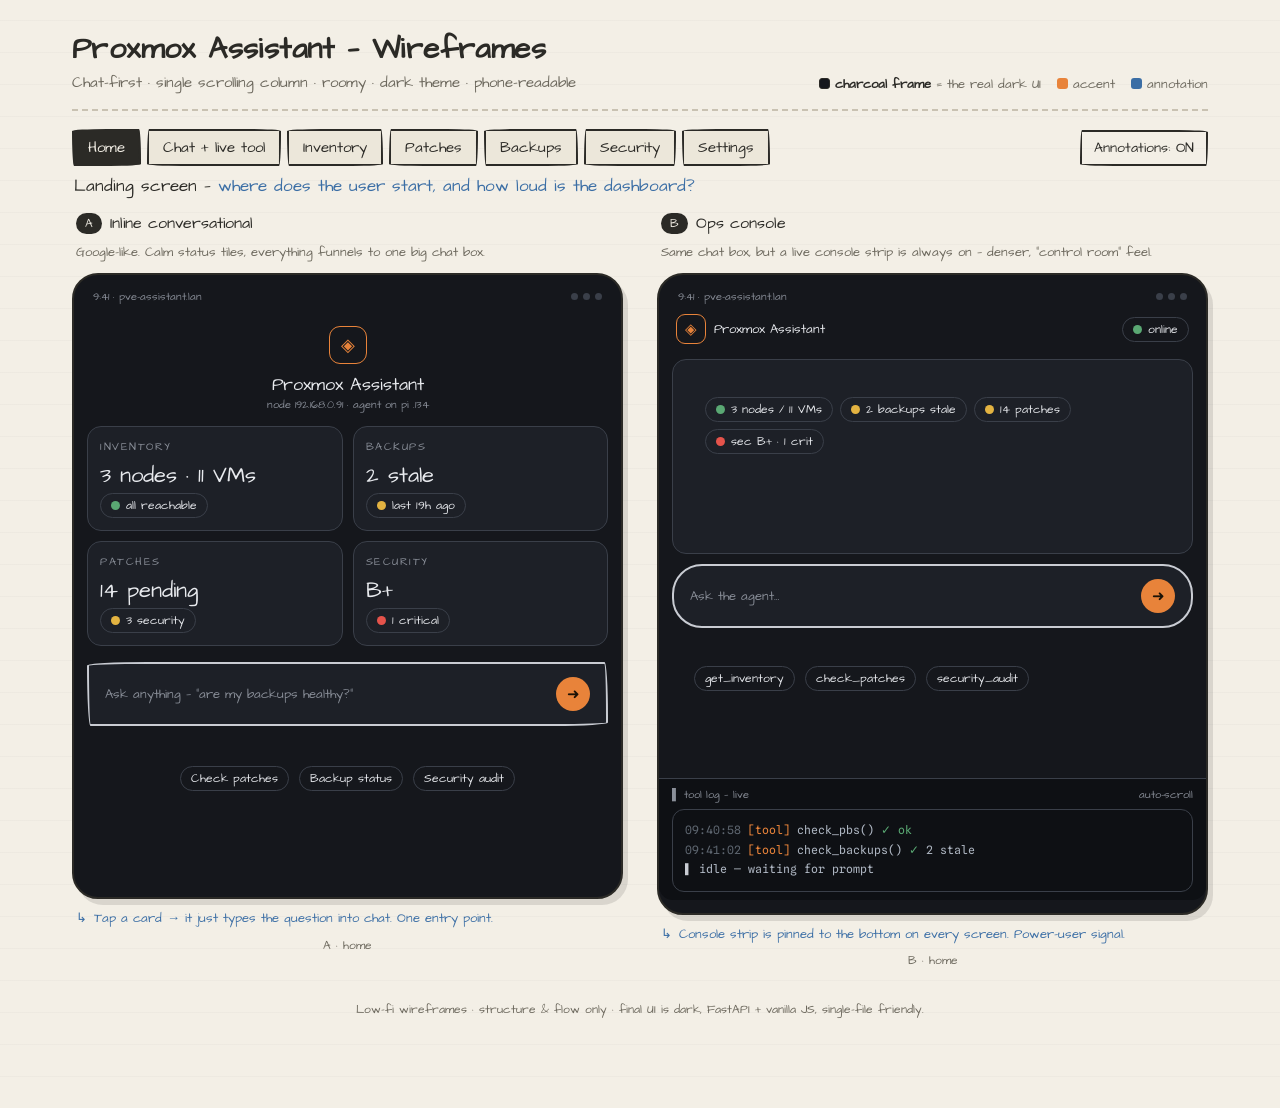
<file: design/Proxmox Assistant Wireframes.html>
<!DOCTYPE html>
<html lang="en">
<head>
<meta charset="utf-8">
<meta name="viewport" content="width=device-width, initial-scale=1">
<title>Proxmox Assistant — Wireframes</title>
<link rel="preconnect" href="https://fonts.googleapis.com">
<link rel="preconnect" href="https://fonts.gstatic.com" crossorigin>
<link href="https://fonts.googleapis.com/css2?family=Architects+Daughter&family=Spline+Sans+Mono:wght@400;500;700&display=swap" rel="stylesheet">
<link rel="stylesheet" href="wireframe.css">
</head>
<body>
<div class="wrap">

  <div class="masthead">
    <div>
      <h1>Proxmox Assistant — Wireframes</h1>
      <div class="sub">Chat-first · single scrolling column · roomy · dark theme · phone-readable</div>
    </div>
    <div class="legend">
      <span><span class="swatch" style="background:#15171c;border:1px solid #2b2a26"></span><b>charcoal frame</b> = the real dark UI</span>
      <span><span class="swatch" style="background:#e8833a"></span>accent</span>
      <span><span class="swatch" style="background:#3b6ea5"></span>annotation</span>
    </div>
  </div>

  <hr class="rule">

  <div class="toolbar">
    <div class="tabs" id="tabs">
      <button class="tab active" data-s="home">Home</button>
      <button class="tab" data-s="chat">Chat + live tool</button>
      <button class="tab" data-s="inventory">Inventory</button>
      <button class="tab" data-s="patches">Patches</button>
      <button class="tab" data-s="backups">Backups</button>
      <button class="tab" data-s="security">Security</button>
      <button class="tab" data-s="settings">Settings</button>
    </div>
    <span class="spacer"></span>
    <button class="toggle" id="annotBtn">Annotations: ON</button>
  </div>

  <!-- =================== HOME =================== -->
  <section class="screen active" data-screen="home">
    <div class="screen-head">Landing screen — <span class="q">where does the user start, and how loud is the dashboard?</span></div>
    <div class="stage">

      <!-- A -->
      <div>
        <div class="col-label"><span class="pill">A</span>Inline conversational</div>
        <div class="col-note">Google-like. Calm status tiles, everything funnels to one big chat box.</div>
        <div class="frame">
          <div class="statusbar"><span>9:41 · pve-assistant.lan</span><div class="dots"><i></i><i></i><i></i></div></div>

          <div style="text-align:center;padding:14px 0 4px">
            <div class="row" style="justify-content:center;gap:9px">
              <div class="icon big" style="border-color:var(--accent);color:var(--accent)">◈</div>
            </div>
            <div class="lbl" style="font-size:18px;margin-top:8px">Proxmox Assistant</div>
            <div class="lbl muted smol">node 192.168.0.91 · agent on pi .134</div>
          </div>

          <div class="cards mt">
            <div class="card"><div class="kicker">Inventory</div><div class="big">3 nodes · 11 VMs</div><span class="chip"><span class="dot ok"></span>all reachable</span></div>
            <div class="card"><div class="kicker">Backups</div><div class="big">2 stale</div><span class="chip"><span class="dot warn"></span>last 19h ago</span></div>
            <div class="card"><div class="kicker">Patches</div><div class="big">14 pending</div><span class="chip"><span class="dot warn"></span>3 security</span></div>
            <div class="card"><div class="kicker">Security</div><div class="big">B+</div><span class="chip"><span class="dot bad"></span>1 critical</span></div>
          </div>

          <div class="searchbox sketchy mt" style="margin-top:16px">
            <span class="lbl muted grow">Ask anything — “are my backups healthy?”</span>
            <span class="send">➜</span>
          </div>
          <div class="row wrap" style="justify-content:center;margin-top:12px">
            <span class="chip">Check patches</span>
            <span class="chip">Backup status</span>
            <span class="chip">Security audit</span>
          </div>
        </div>
        <div class="note hideable">Tap a card → it just types the question into chat. One entry point.</div>
        <div class="caption">A · home</div>
      </div>

      <!-- B -->
      <div>
        <div class="col-label"><span class="pill">B</span>Ops console</div>
        <div class="col-note">Same chat box, but a live console strip is always on — denser, “control room” feel.</div>
        <div class="frame">
          <div class="statusbar"><span>9:41 · pve-assistant.lan</span><div class="dots"><i></i><i></i><i></i></div></div>

          <div class="row between" style="padding:2px 4px 6px">
            <div class="row" style="gap:8px"><div class="icon" style="border-color:var(--accent);color:var(--accent)">◈</div><span class="lbl">Proxmox Assistant</span></div>
            <span class="chip"><span class="dot ok"></span>online</span>
          </div>

          <div class="d-box" style="padding:9px 10px">
            <div class="row wrap" style="gap:7px">
              <span class="chip"><span class="dot ok"></span>3 nodes / 11 VMs</span>
              <span class="chip"><span class="dot warn"></span>2 backups stale</span>
              <span class="chip"><span class="dot warn"></span>14 patches</span>
              <span class="chip"><span class="dot bad"></span>sec B+ · 1 crit</span>
            </div>
          </div>

          <div class="searchbox mt">
            <span class="lbl muted grow">Ask the agent…</span>
            <span class="send">➜</span>
          </div>
          <div class="row wrap" style="margin-top:10px">
            <span class="chip">get_inventory</span>
            <span class="chip">check_patches</span>
            <span class="chip">security_audit</span>
          </div>

          <div class="consolestrip">
            <div class="term-head"><span>▌ tool log — live</span><span>auto-scroll</span></div>
            <div class="term">
              <div class="ln"><span class="mut">09:40:58</span> <span class="t">[tool]</span> check_pbs() <span class="ok">✓ ok</span></div>
              <div class="ln"><span class="mut">09:41:02</span> <span class="t">[tool]</span> check_backups() <span class="ok">✓</span> 2 stale</div>
              <div class="ln"><span class="cur">▌</span> idle — waiting for prompt</div>
            </div>
          </div>
        </div>
        <div class="note hideable">Console strip is pinned to the bottom on every screen. Power-user signal.</div>
        <div class="caption">B · home</div>
      </div>

    </div>
  </section>

  <!-- =================== CHAT =================== -->
  <section class="screen" data-screen="chat">
    <div class="screen-head">A tool call mid-flight — <span class="q">where does the [tool] log live, and where does the result land?</span></div>
    <div class="stage">

      <!-- A -->
      <div>
        <div class="col-label"><span class="pill">A</span>Inline conversational</div>
        <div class="col-note">Tool log + result render inline, right in the conversation stream.</div>
        <div class="frame">
          <div class="statusbar"><span>check patches</span><div class="dots"><i></i><i></i><i></i></div></div>

          <div class="bubble me"><span class="lbl">Any patches I should worry about?</span></div>

          <div class="row" style="gap:8px;margin:10px 0 4px"><span class="av ai">AI</span><span class="lbl muted smol">running a tool…</span></div>

          <div class="d-box" style="padding:0;overflow:hidden">
            <div class="term">
              <div class="ln"><span class="t">[tool]</span> check_patches(node="0.91")</div>
              <div class="ln"><span class="mut">› ssh apt list --upgradable</span></div>
              <div class="ln"><span class="ok">✓ 14 upgradable · 3 security</span> <span class="cur">▌</span></div>
            </div>
          </div>

          <div class="bubble ai mt">
            <span class="lbl">14 packages pending — <b>3 are security</b> (openssl, libssl, sudo). Want me to apply just the security ones?</span>
            <div class="d-box alt" style="margin:9px 0 2px;padding:9px">
              <div class="row between"><span class="kicker">Patch report</span><span class="chip">view table ▸</span></div>
              <div class="bar w80 mt"></div><div class="bar sm w50 mt"></div>
            </div>
            <div class="row" style="margin-top:8px"><span class="chip" style="border-color:var(--accent);color:var(--accent)">Apply security (3)</span><span class="chip">Dismiss</span></div>
          </div>
        </div>
        <div class="note hideable">Everything is one scroll. Result card expands inline (see Patches tab).</div>
        <div class="caption">A · chat</div>
      </div>

      <!-- B -->
      <div>
        <div class="col-label"><span class="pill">B</span>Ops console</div>
        <div class="col-note">Chat stays clean; raw tool calls stream to the pinned console; tables open in a drawer.</div>
        <div class="frame">
          <div class="statusbar"><span>check patches</span><div class="dots"><i></i><i></i><i></i></div></div>

          <div class="bubble me"><span class="lbl">Any patches I should worry about?</span></div>
          <div class="bubble ai mt">
            <span class="lbl">Found <b>14 pending</b>, 3 security. Opening the report…</span>
            <div class="row" style="margin-top:8px"><span class="chip" style="border-color:var(--accent);color:var(--accent)">Open patch report ▸</span></div>
          </div>
          <div class="row" style="gap:8px;margin-top:10px"><span class="av ai">AI</span><span class="bar w70" style="margin-top:8px"></span></div>

          <div class="consolestrip">
            <div class="term-head"><span>▌ tool log — live</span><span>3 calls</span></div>
            <div class="term">
              <div class="ln"><span class="mut">09:41:10</span> <span class="t">[tool]</span> check_patches(node="0.91")</div>
              <div class="ln"><span class="mut">09:41:11</span> <span class="mut">› ssh apt list --upgradable</span></div>
              <div class="ln"><span class="ok">✓ 14 upgradable · 3 security</span> <span class="cur">▌</span></div>
            </div>
          </div>
        </div>
        <div class="note hideable">Two register split: friendly chat vs. raw console. Result → drawer (Patches tab).</div>
        <div class="caption">B · chat</div>
      </div>

    </div>
  </section>

  <!-- =================== INVENTORY =================== -->
  <section class="screen" data-screen="inventory">
    <div class="screen-head">get_inventory — <span class="q">inline result card vs. full-screen drawer.</span></div>
    <div class="stage">

      <!-- A -->
      <div>
        <div class="col-label"><span class="pill">A</span>Inline card</div>
        <div class="col-note">Markdown table renders as a compact card inside the chat bubble.</div>
        <div class="frame">
          <div class="statusbar"><span>inventory</span><div class="dots"><i></i><i></i><i></i></div></div>
          <div class="bubble me"><span class="lbl">What’s running?</span></div>
          <div class="bubble ai mt" style="max-width:100%">
            <span class="lbl">3 nodes, 11 VMs — all reachable:</span>
            <div class="d-box alt" style="margin-top:9px;padding:8px 6px">
              <table class="tbl">
                <tr><th>VM</th><th>Node</th><th>State</th><th>CPU</th></tr>
                <tr><td class="mono">101 web</td><td class="mono">pve-1</td><td><span class="dot ok"></span> run</td><td>4 / 12%</td></tr>
                <tr><td class="mono">102 db</td><td class="mono">pve-1</td><td><span class="dot ok"></span> run</td><td>8 / 41%</td></tr>
                <tr><td class="mono">103 dns</td><td class="mono">pve-2</td><td><span class="dot ok"></span> run</td><td>1 / 3%</td></tr>
                <tr><td class="mono">110 bak</td><td class="mono">pve-3</td><td><span class="dot warn"></span> stop</td><td>—</td></tr>
              </table>
            </div>
            <div class="row" style="margin-top:8px"><span class="chip">Show all 11 ▾</span><span class="chip">Copy markdown</span></div>
          </div>
        </div>
        <div class="note hideable">Long tables get a “show all” to keep the stream short.</div>
        <div class="caption">A · inventory</div>
      </div>

      <!-- B -->
      <div>
        <div class="col-label"><span class="pill">B</span>Drawer panel</div>
        <div class="col-note">Result slides up over chat as a dedicated, scrollable panel.</div>
        <div class="frame drawer-wrap" style="min-height:520px">
          <div class="statusbar"><span>inventory</span><div class="dots"><i></i><i></i><i></i></div></div>
          <div class="bubble me"><span class="lbl">What’s running?</span></div>
          <div class="bubble ai mt"><span class="bar w70"></span></div>
          <div class="scrim"></div>
          <div class="drawer">
            <div class="grab"></div>
            <div class="row between" style="margin-bottom:8px"><span class="lbl">Inventory · 3 nodes / 11 VMs</span><span class="chip">close ✕</span></div>
            <div class="row wrap" style="gap:7px;margin-bottom:8px"><span class="chip"><span class="dot ok"></span>10 running</span><span class="chip"><span class="dot warn"></span>1 stopped</span></div>
            <table class="tbl">
              <tr><th>VMID</th><th>Name</th><th>Node</th><th>State</th><th>Mem</th></tr>
              <tr><td class="mono">101</td><td>web</td><td class="mono">pve-1</td><td><span class="dot ok"></span> run</td><td>2.1G</td></tr>
              <tr><td class="mono">102</td><td>db</td><td class="mono">pve-1</td><td><span class="dot ok"></span> run</td><td>6.4G</td></tr>
              <tr><td class="mono">103</td><td>dns</td><td class="mono">pve-2</td><td><span class="dot ok"></span> run</td><td>512M</td></tr>
              <tr><td class="mono">104</td><td>media</td><td class="mono">pve-2</td><td><span class="dot ok"></span> run</td><td>3.0G</td></tr>
              <tr><td class="mono">110</td><td>bak</td><td class="mono">pve-3</td><td><span class="dot warn"></span> stop</td><td>—</td></tr>
            </table>
            <div class="bar sm w60 mt"></div>
          </div>
        </div>
        <div class="note hideable">Drawer = full table room without losing the chat behind it.</div>
        <div class="caption">B · inventory</div>
      </div>

    </div>
  </section>

  <!-- =================== PATCHES =================== -->
  <section class="screen" data-screen="patches">
    <div class="screen-head">check_patches / apply_patches — <span class="q">the report + a destructive action.</span></div>
    <div class="stage">

      <!-- A -->
      <div>
        <div class="col-label"><span class="pill">A</span>Inline card</div>
        <div class="col-note">Apply button lives with the result; confirm inline.</div>
        <div class="frame">
          <div class="statusbar"><span>patches</span><div class="dots"><i></i><i></i><i></i></div></div>
          <div class="bubble ai" style="max-width:100%">
            <div class="row between"><span class="lbl">Patch report · pve-1</span><span class="chip"><span class="dot warn"></span>14 pending</span></div>
            <div class="d-box alt" style="margin-top:9px;padding:8px 6px">
              <table class="tbl">
                <tr><th>Package</th><th>→ Version</th><th>Type</th></tr>
                <tr><td class="mono">openssl</td><td class="mono">3.0.14</td><td><span class="sev-label crit">security</span></td></tr>
                <tr><td class="mono">libssl3</td><td class="mono">3.0.14</td><td><span class="sev-label crit">security</span></td></tr>
                <tr><td class="mono">sudo</td><td class="mono">1.9.15</td><td><span class="sev-label crit">security</span></td></tr>
                <tr><td class="mono">curl</td><td class="mono">8.5.0</td><td><span class="sev-label muted" style="color:var(--d-muted)">routine</span></td></tr>
              </table>
            </div>
            <div class="d-box sketchy" style="margin-top:9px;border-color:var(--accent)">
              <span class="lbl">⚠ apply_patches reboots if kernel changes.</span>
              <div class="row" style="margin-top:8px"><span class="chip" style="border-color:var(--accent);color:var(--accent)">Apply security (3)</span><span class="chip">Apply all (14)</span><span class="chip">Dry run</span></div>
            </div>
          </div>
        </div>
        <div class="note hideable">Severity shown as text labels in the Type column (icons+labels system).</div>
        <div class="caption">A · patches</div>
      </div>

      <!-- B -->
      <div>
        <div class="col-label"><span class="pill">B</span>Drawer + live apply</div>
        <div class="col-note">Apply streams progress into the console strip below.</div>
        <div class="frame drawer-wrap" style="min-height:520px">
          <div class="statusbar"><span>patches</span><div class="dots"><i></i><i></i><i></i></div></div>
          <div class="bubble ai"><span class="bar w60"></span></div>
          <div class="scrim"></div>
          <div class="drawer" style="bottom:96px">
            <div class="grab"></div>
            <div class="row between" style="margin-bottom:8px"><span class="lbl">Patch report</span><span class="chip">close ✕</span></div>
            <table class="tbl">
              <tr><th>Package</th><th>Type</th><th></th></tr>
              <tr><td class="mono">openssl</td><td><span class="sev-label crit">security</span></td><td><span class="chip smol">▣</span></td></tr>
              <tr><td class="mono">libssl3</td><td><span class="sev-label crit">security</span></td><td><span class="chip smol">▣</span></td></tr>
              <tr><td class="mono">sudo</td><td><span class="sev-label crit">security</span></td><td><span class="chip smol">▣</span></td></tr>
              <tr><td class="mono">curl</td><td><span class="sev-label" style="color:var(--d-muted)">routine</span></td><td><span class="chip smol">▢</span></td></tr>
            </table>
            <div class="row" style="margin-top:10px"><span class="chip" style="border-color:var(--accent);color:var(--accent)">Apply selected (3)</span></div>
          </div>
          <div class="consolestrip">
            <div class="term-head"><span>▌ apply_patches — running</span><span>2/3</span></div>
            <div class="term">
              <div class="ln"><span class="t">[tool]</span> apply_patches(security)</div>
              <div class="ln"><span class="ok">✓ openssl</span> <span class="ok">✓ libssl3</span> <span class="cur">▌ sudo…</span></div>
            </div>
          </div>
        </div>
        <div class="note hideable">Checkboxes pick packages; the actual apply log is right there, live.</div>
        <div class="caption">B · patches</div>
      </div>

    </div>
  </section>

  <!-- =================== BACKUPS =================== -->
  <section class="screen" data-screen="backups">
    <div class="screen-head">check_backups + check_pbs — <span class="q">health at a glance, freshness front and center.</span></div>
    <div class="stage">

      <!-- A -->
      <div>
        <div class="col-label"><span class="pill">A</span>Inline card</div>
        <div class="col-note">Stale rows flagged with a warning dot; summary line on top.</div>
        <div class="frame">
          <div class="statusbar"><span>backups</span><div class="dots"><i></i><i></i><i></i></div></div>
          <div class="bubble me"><span class="lbl">Are my backups healthy?</span></div>
          <div class="bubble ai mt" style="max-width:100%">
            <span class="lbl"><b>9 of 11</b> backed up in the last 24h. 2 are stale:</span>
            <div class="d-box alt" style="margin-top:9px;padding:8px 6px">
              <table class="tbl">
                <tr><th>VM</th><th>Last backup</th><th>Size</th><th></th></tr>
                <tr><td class="mono">101 web</td><td>2h ago</td><td>2.1G</td><td><span class="dot ok"></span></td></tr>
                <tr><td class="mono">102 db</td><td>2h ago</td><td>6.0G</td><td><span class="dot ok"></span></td></tr>
                <tr><td class="mono">110 bak</td><td>19h ago</td><td>—</td><td><span class="dot warn"></span></td></tr>
                <tr><td class="mono">115 git</td><td>3d ago</td><td>0.8G</td><td><span class="dot bad"></span></td></tr>
              </table>
            </div>
            <div class="row between" style="margin-top:9px">
              <span class="chip"><span class="dot ok"></span>PBS datastore 61% · GC ok</span>
              <span class="chip" style="border-color:var(--accent);color:var(--accent)">Run backup now</span>
            </div>
          </div>
        </div>
        <div class="note hideable">PBS check folded into the same answer as a one-line health chip.</div>
        <div class="caption">A · backups</div>
      </div>

      <!-- B -->
      <div>
        <div class="col-label"><span class="pill">B</span>Drawer + PBS panel</div>
        <div class="col-note">Backups and PBS get their own sub-cards; more room to show the datastore.</div>
        <div class="frame drawer-wrap" style="min-height:520px">
          <div class="statusbar"><span>backups</span><div class="dots"><i></i><i></i><i></i></div></div>
          <div class="bubble me"><span class="lbl">Backup health?</span></div>
          <div class="bubble ai mt"><span class="bar w60"></span></div>
          <div class="scrim"></div>
          <div class="drawer">
            <div class="grab"></div>
            <div class="row between" style="margin-bottom:9px"><span class="lbl">Backup health</span><span class="chip">close ✕</span></div>
            <div class="cards" style="margin-bottom:9px">
              <div class="card"><div class="kicker">Coverage</div><div class="big">9 / 11</div><span class="chip"><span class="dot warn"></span>2 stale</span></div>
              <div class="card"><div class="kicker">PBS datastore</div><div class="big">61%</div><span class="chip"><span class="dot ok"></span>GC ok · verified</span></div>
            </div>
            <table class="tbl">
              <tr><th>VM</th><th>Last</th><th>Status</th></tr>
              <tr><td class="mono">101 web</td><td>2h</td><td><span class="dot ok"></span> fresh</td></tr>
              <tr><td class="mono">110 bak</td><td>19h</td><td><span class="dot warn"></span> stale</td></tr>
              <tr><td class="mono">115 git</td><td>3d</td><td><span class="dot bad"></span> overdue</td></tr>
            </table>
            <div class="row" style="margin-top:10px"><span class="chip" style="border-color:var(--accent);color:var(--accent)">Backup stale (2)</span></div>
          </div>
        </div>
        <div class="note hideable">Two stat cards make freshness + PBS capacity scannable.</div>
        <div class="caption">B · backups</div>
      </div>

    </div>
  </section>

  <!-- =================== SECURITY =================== -->
  <section class="screen" data-screen="security">
    <div class="screen-head">security_audit — <span class="q">severity reads via icon + label (your pick), not just color.</span></div>
    <div class="stage">

      <!-- A -->
      <div>
        <div class="col-label"><span class="pill">A</span>Inline findings list</div>
        <div class="col-note">Grade up top, findings as icon+label rows in the chat bubble.</div>
        <div class="frame">
          <div class="statusbar"><span>security</span><div class="dots"><i></i><i></i><i></i></div></div>
          <div class="bubble ai" style="max-width:100%">
            <div class="row between"><span class="lbl">Security audit · score</span><span class="chip" style="border-color:var(--accent);color:var(--accent)">B+</span></div>
            <div class="d-box alt" style="margin-top:9px;padding:4px 8px">
              <div class="sev"><span class="glyph g-crit">▲</span><div class="grow"><span class="sev-label crit">Critical</span><div class="lbl">Root SSH login enabled on pve-1</div><span class="lbl muted smol">PermitRootLogin yes</span></div></div>
              <div class="sev"><span class="glyph g-high">●</span><div class="grow"><span class="sev-label high">High</span><div class="lbl">3 security patches unapplied</div></div></div>
              <div class="sev"><span class="glyph g-med">◆</span><div class="grow"><span class="sev-label med">Medium</span><div class="lbl">Firewall disabled on 2 VMs</div></div></div>
              <div class="sev"><span class="glyph g-low">○</span><div class="grow"><span class="sev-label low">Low</span><div class="lbl">No 2FA on web UI</div></div></div>
            </div>
            <div class="row" style="margin-top:8px"><span class="chip">Fix critical ▸</span><span class="chip">Full report</span></div>
          </div>
        </div>
        <div class="note hideable">Glyph shape + colored label + text = readable even if color-blind or on a phone in sun.</div>
        <div class="caption">A · security</div>
      </div>

      <!-- B -->
      <div>
        <div class="col-label"><span class="pill">B</span>Drawer, grouped by severity</div>
        <div class="col-note">Counts header, then the same icon+label rows in a scrollable panel.</div>
        <div class="frame drawer-wrap" style="min-height:520px">
          <div class="statusbar"><span>security</span><div class="dots"><i></i><i></i><i></i></div></div>
          <div class="bubble ai"><span class="bar w50"></span></div>
          <div class="scrim"></div>
          <div class="drawer">
            <div class="grab"></div>
            <div class="row between" style="margin-bottom:8px"><span class="lbl">Security audit · B+</span><span class="chip">close ✕</span></div>
            <div class="row wrap" style="gap:7px;margin-bottom:6px">
              <span class="chip"><span class="glyph g-crit" style="width:18px;height:18px;font-size:10px">▲</span>1 crit</span>
              <span class="chip"><span class="glyph g-high" style="width:18px;height:18px;font-size:10px">●</span>1 high</span>
              <span class="chip"><span class="glyph g-med" style="width:18px;height:18px;font-size:10px">◆</span>1 med</span>
              <span class="chip"><span class="glyph g-low" style="width:18px;height:18px;font-size:10px">○</span>1 low</span>
            </div>
            <div class="sev"><span class="glyph g-crit">▲</span><div class="grow"><span class="sev-label crit">Critical</span><div class="lbl">Root SSH login enabled</div><span class="lbl muted smol">pve-1 · sshd_config</span></div><span class="chip smol">fix</span></div>
            <div class="sev"><span class="glyph g-high">●</span><div class="grow"><span class="sev-label high">High</span><div class="lbl">3 security patches unapplied</div></div><span class="chip smol">fix</span></div>
            <div class="sev"><span class="glyph g-med">◆</span><div class="grow"><span class="sev-label med">Medium</span><div class="lbl">Firewall off on 2 VMs</div></div><span class="chip smol">fix</span></div>
            <div class="sev"><span class="glyph g-low">○</span><div class="grow"><span class="sev-label low">Low</span><div class="lbl">No 2FA on web UI</div></div><span class="chip smol">fix</span></div>
          </div>
        </div>
        <div class="note hideable">Each finding gets a direct “fix” affordance the agent can act on.</div>
        <div class="caption">B · security</div>
      </div>

    </div>
  </section>

  <!-- =================== SETTINGS =================== -->
  <section class="screen" data-screen="settings">
    <div class="screen-head">Settings — <span class="q">LLM provider switch + env var editor (served from the Pi).</span></div>
    <div class="stage">

      <!-- A -->
      <div>
        <div class="col-label"><span class="pill">A</span>Simple form</div>
        <div class="col-note">One column, one thing at a time. Segmented provider switch.</div>
        <div class="frame">
          <div class="statusbar"><span>settings</span><div class="dots"><i></i><i></i><i></i></div></div>

          <div class="kicker" style="margin:6px 4px">LLM provider</div>
          <div class="seg"><div class="on">Claude</div><div>OpenAI</div><div>Ollama</div></div>

          <div class="d-box mt">
            <div class="env"><span class="k">ANTHROPIC_API_KEY</span><span class="v">sk-ant-•••••••• 4a2</span></div>
            <div class="env"><span class="k">MODEL</span><span class="v">claude-sonnet-4</span></div>
            <div class="env" style="border-bottom:none"><span class="k">MAX_TOKENS</span><span class="v">4096</span></div>
          </div>

          <div class="kicker" style="margin:12px 4px 4px">Connection</div>
          <div class="d-box">
            <div class="env"><span class="k">PROXMOX_HOST</span><span class="v">192.168.0.91</span></div>
            <div class="env"><span class="k">SSH_USER</span><span class="v">root</span></div>
            <div class="env" style="border-bottom:none"><span class="k">PBS_HOST</span><span class="v">192.168.0.91:8007</span></div>
          </div>

          <div class="row between mt">
            <span class="chip"><span class="dot ok"></span>API reachable</span>
            <span class="chip" style="border-color:var(--accent);color:var(--accent)">Save & reload</span>
          </div>
        </div>
        <div class="note hideable">Keys masked; values map straight to the .env the Pi reads.</div>
        <div class="caption">A · settings</div>
      </div>

      <!-- B -->
      <div>
        <div class="col-label"><span class="pill">B</span>Provider cards + raw env</div>
        <div class="col-note">Pick a provider as a card, then a collapsible raw .env block for power users.</div>
        <div class="frame">
          <div class="statusbar"><span>settings</span><div class="dots"><i></i><i></i><i></i></div></div>

          <div class="kicker" style="margin:6px 4px">Provider</div>
          <div class="cards">
            <div class="card sketchy" style="border-color:var(--accent)"><div class="row between"><span class="lbl">Claude</span><span class="dot acc"></span></div><span class="lbl muted smol">sonnet-4 · cloud</span></div>
            <div class="card"><span class="lbl">OpenAI</span><div class="lbl muted smol">gpt-4o · cloud</div></div>
            <div class="card"><span class="lbl">Ollama</span><div class="lbl muted smol">local · llama3</div></div>
            <div class="card"><div class="row between"><span class="lbl muted">+ add</span></div></div>
          </div>

          <div class="row between" style="margin:12px 4px 4px"><span class="kicker">.env (raw)</span><span class="chip smol">edit ▾</span></div>
          <div class="term">
            <div class="ln"><span class="mut">ANTHROPIC_API_KEY=</span><span class="cur">sk-ant-••••4a2</span></div>
            <div class="ln"><span class="mut">PROXMOX_HOST=</span>192.168.0.91</div>
            <div class="ln"><span class="mut">AGENT_BIND=</span>192.168.0.134:8080</div>
            <div class="ln"><span class="mut">LOG_LEVEL=</span>info</div>
          </div>

          <div class="row between mt">
            <span class="chip"><span class="dot ok"></span>3 tools healthy</span>
            <span class="chip" style="border-color:var(--accent);color:var(--accent)">Apply</span>
          </div>
        </div>
        <div class="note hideable">Cards for the common switch; raw .env textarea for the tinkerer who SSH’d into the Pi anyway.</div>
        <div class="caption">B · settings</div>
      </div>

    </div>
  </section>

  <div class="caption" style="margin-top:32px">Low-fi wireframes · structure &amp; flow only · final UI is dark, FastAPI + vanilla JS, single-file friendly.</div>

</div>

<script>
  const tabs = document.getElementById('tabs');
  const screens = document.querySelectorAll('.screen');
  tabs.addEventListener('click', e => {
    const b = e.target.closest('.tab'); if(!b) return;
    tabs.querySelectorAll('.tab').forEach(t => t.classList.toggle('active', t===b));
    const s = b.dataset.s;
    screens.forEach(sc => sc.classList.toggle('active', sc.dataset.screen===s));
    window.scrollTo({top:0, behavior:'instant'});
  });

  const annotBtn = document.getElementById('annotBtn');
  annotBtn.addEventListener('click', () => {
    const off = document.body.classList.toggle('annot-off');
    annotBtn.textContent = 'Annotations: ' + (off ? 'OFF' : 'ON');
    annotBtn.classList.toggle('off', off);
  });
</script>
</body>
</html>
</file>
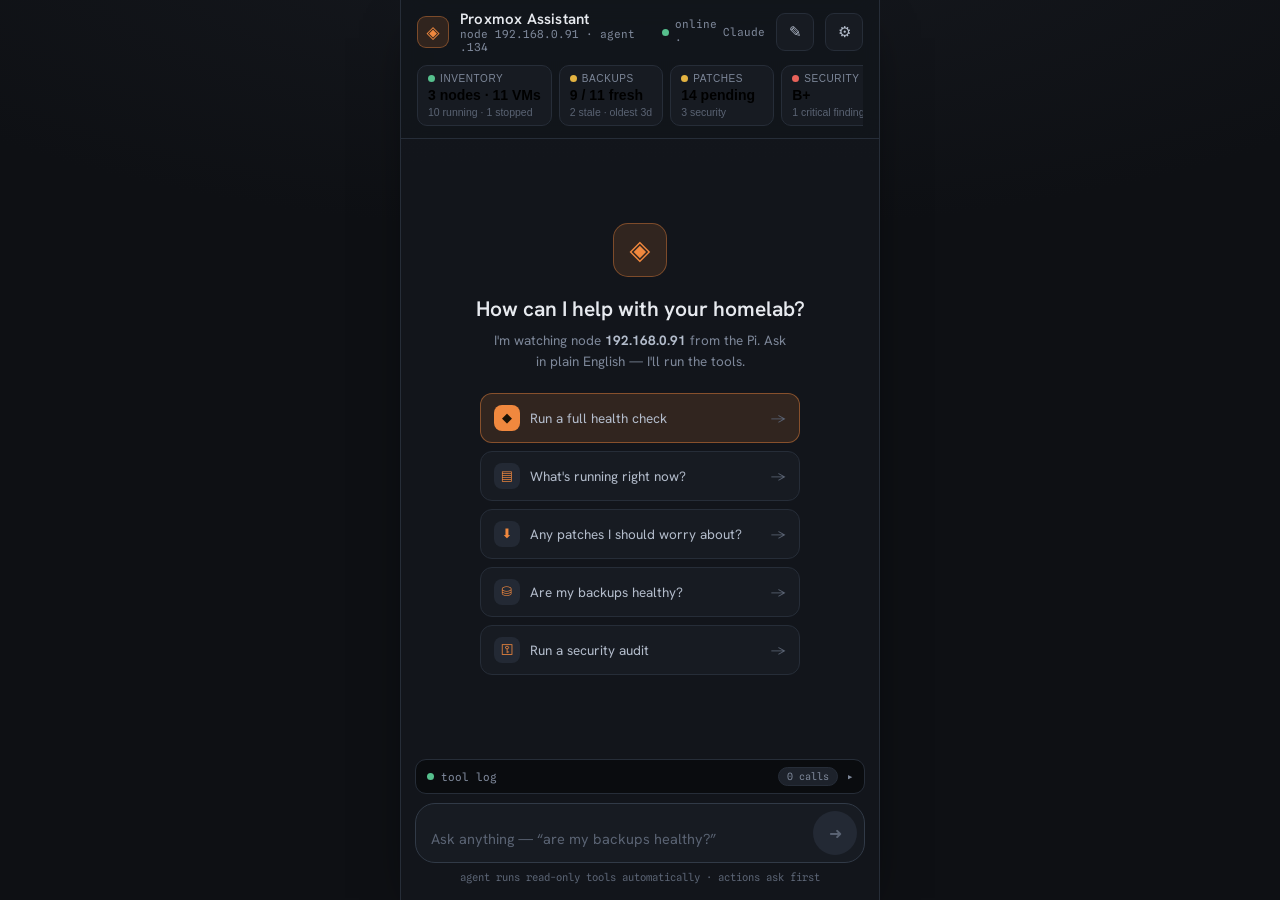
<file: design/Proxmox Assistant.html>
<!DOCTYPE html>
<html lang="en">
<head>
<meta charset="utf-8">
<meta name="viewport" content="width=device-width, initial-scale=1, viewport-fit=cover">
<title>Proxmox Assistant</title>
<link rel="preconnect" href="https://fonts.googleapis.com">
<link rel="preconnect" href="https://fonts.gstatic.com" crossorigin>
<link href="https://fonts.googleapis.com/css2?family=Hanken+Grotesk:wght@400;500;600;700&family=Spline+Sans+Mono:wght@400;500;700&display=swap" rel="stylesheet">
<link rel="stylesheet" href="assistant.css">
</head>
<body>

<div class="app" data-screen-label="Proxmox Assistant">

  <!-- header -->
  <header class="hdr">
    <div class="hdr-row">
      <div class="mark">◈</div>
      <div class="brand"><b>Proxmox Assistant</b><span>node ${node} · agent .134</span></div>
      <span class="spacer"></span>
      <span class="conn"><span class="dot ok pulse"></span>online · <span id="aiProvider">Claude</span></span>
      <button class="iconbtn" id="newChat" title="New chat">✎</button>
      <button class="iconbtn" id="gear" title="Settings">⚙</button>
    </div>
    <div class="chips" id="chips"></div>
  </header>

  <!-- chat stream -->
  <main class="stream" id="stream">
    <div class="welcome" id="welcome">
      <div class="big-mark">◈</div>
      <h1>How can I help with your homelab?</h1>
      <p>I'm watching node <b style="color:var(--text-2)">192.168.0.91</b> from the Pi. Ask in plain English — I'll run the tools.</p>
      <div class="suggest">
        <button class="sug go" data-tool="checkup"><span class="g">◆</span>Run a full health check<span class="ar">→</span></button>
        <button class="sug" data-tool="inventory"><span class="g">▤</span>What's running right now?<span class="ar">→</span></button>
        <button class="sug" data-tool="patches"><span class="g">⬇</span>Any patches I should worry about?<span class="ar">→</span></button>
        <button class="sug" data-tool="backups"><span class="g">⛁</span>Are my backups healthy?<span class="ar">→</span></button>
        <button class="sug" data-tool="security"><span class="g">⚿</span>Run a security audit<span class="ar">→</span></button>
      </div>
    </div>
  </main>

  <!-- dock: console strip + composer -->
  <div class="dock">
    <div class="console collapsed" id="console">
      <div class="console-head" id="consoleHead">
        <span class="lbl"><span class="dot ok pulse"></span>tool log</span>
        <span class="sp"></span>
        <span class="cnt" id="consoleCnt">0 calls</span>
        <span class="chev">▾</span>
      </div>
      <div class="console-body" id="consoleBody">
        <div class="idle">idle — waiting for a prompt</div>
      </div>
    </div>
    <div class="composer">
      <textarea id="ta" rows="1" placeholder="Ask anything — “are my backups healthy?”"></textarea>
      <button class="sendbtn" id="sendBtn" disabled>➜</button>
    </div>
    <div class="dock-hint">agent runs read-only tools automatically · actions ask first</div>
  </div>

</div>

<!-- backups drawer -->
<div class="scrim" id="scrim"></div>
<aside class="drawer" id="drawer" aria-label="Backup report">
  <div class="grab"></div>
  <div class="drawer-head">
    <span class="ti">Backup health</span>
    <span class="sp"></span>
    <button class="iconbtn" id="closeDrawer">✕</button>
  </div>
  <div class="drawer-body" id="drawerBody"></div>
  <div class="drawer-foot">
    <button class="btn primary" onclick="toast('Queued backup for 2 stale guests.')">Back up stale (2)</button>
    <button class="btn ghost" id="closeDrawer2" onclick="closeDrawer()">Close</button>
  </div>
</aside>

<!-- settings sheet -->
<div class="sheet" id="sheet">
  <div class="sheet-inner">
    <div class="sheet-head">
      <span class="ti">Settings</span>
      <span class="sp"></span>
      <button class="iconbtn" id="closeSheet">✕</button>
    </div>
    <div class="sheet-body">
      <div class="section">
        <div class="lab">LLM provider</div>
        <div class="seg" id="segProvider"></div>
        <div class="field" id="provFields"></div>
      </div>
      <div class="section">
        <div class="lab">Connection</div>
        <div class="field" id="connFields"></div>
      </div>
      <div class="section">
        <div class="lab">.env preview · served from the Pi</div>
        <div class="envblock" id="envPreview"></div>
      </div>
      <button class="btn primary" id="saveSettings" style="justify-content:center">Save &amp; reload agent</button>
    </div>
  </div>
</div>

<div class="toast" id="toast"></div>

<script src="data.js"></script>
<script src="assistant.js"></script>
<script>
  // tiny token swap in the header brand line
  document.querySelector('.brand span').innerHTML =
    'node ' + DATA.node + ' · agent .134';
</script>
</body>
</html>
</file>
<file: design/wireframe.css>
/* ============================================================
   Proxmox Assistant — Wireframe kit
   Low-fi sketch style. White-pen-on-charcoal frames signal the
   eventual DARK theme; paper canvas + hand strokes keep it lo-fi.
   ============================================================ */

:root{
  --paper:#f3efe6;
  --paper-2:#ece7da;
  --ink:#2b2a26;
  --ink-soft:#6b675c;
  --pencil:#3b6ea5;      /* annotation blue */
  --rule:#c9c2b2;

  /* dark frame palette (the product's real skin, sketched) */
  --d-bg:#15171c;
  --d-panel:#1d2027;
  --d-panel-2:#23272f;
  --d-line:#3a3f49;
  --d-stroke:#c9ccd3;    /* "white pen" */
  --d-text:#e8eaee;
  --d-muted:#8a8f99;
  --d-bar:#363b44;
  --d-bar-2:#2b3039;

  --accent:#e8833a;      /* proxmox-ish orange */
  --crit:#e5534b;
  --high:#e8833a;
  --med:#e3b341;
  --low:#5aa873;
  --ok:#5aa873;

  --sketch: 255px 15px 225px 15px/15px 225px 15px 255px;
  --sketch-2: 15px 225px 15px 255px/255px 15px 225px 15px;
}

*{box-sizing:border-box}
html,body{margin:0}
body{
  background:
    repeating-linear-gradient(0deg, transparent 0 31px, rgba(0,0,0,.025) 31px 32px),
    var(--paper);
  color:var(--ink);
  font-family:'Architects Daughter', 'Comic Sans MS', cursive;
  -webkit-font-smoothing:antialiased;
}

/* ---------- page chrome ---------- */
.wrap{max-width:1180px;margin:0 auto;padding:28px 22px 90px}
.masthead{display:flex;align-items:flex-end;justify-content:space-between;gap:20px;flex-wrap:wrap;margin-bottom:6px}
.masthead h1{font-size:30px;margin:0;letter-spacing:.4px}
.masthead .sub{font-size:15px;color:var(--ink-soft);margin-top:2px}
.legend{font-size:13px;color:var(--ink-soft);display:flex;gap:16px;flex-wrap:wrap}
.legend b{color:var(--ink)}
.swatch{display:inline-block;width:11px;height:11px;border-radius:3px;vertical-align:-1px;margin-right:5px}

hr.rule{border:none;border-top:2px dashed var(--rule);margin:16px 0 18px}

/* ---------- controls ---------- */
.toolbar{display:flex;align-items:center;gap:10px;flex-wrap:wrap;margin-bottom:8px}
.tabs{display:flex;gap:6px;flex-wrap:wrap}
.tab{
  font-family:inherit;font-size:15px;color:var(--ink);
  background:var(--paper-2);
  border:2px solid var(--ink);
  border-radius:var(--sketch);
  padding:6px 14px;cursor:pointer;transition:transform .08s;
}
.tab:nth-child(even){border-radius:var(--sketch-2)}
.tab:hover{transform:translateY(-1px) rotate(-.4deg)}
.tab.active{background:var(--ink);color:var(--paper)}
.spacer{flex:1}
.toggle{
  font-family:inherit;font-size:14px;color:var(--ink);
  background:transparent;border:2px solid var(--ink);
  border-radius:var(--sketch-2);padding:6px 12px;cursor:pointer;
}
.toggle.off{opacity:.45}

/* ---------- stage ---------- */
.screen{display:none}
.screen.active{display:block}
.screen-head{font-size:17px;margin:4px 2px 14px;color:var(--ink)}
.screen-head .q{color:var(--pencil)}
.stage{display:grid;grid-template-columns:1fr 1fr;gap:34px;align-items:start}
@media(max-width:840px){.stage{grid-template-columns:1fr}}

.col-label{font-size:16px;margin:0 0 9px 4px}
.col-label .pill{
  display:inline-block;background:var(--ink);color:var(--paper);
  font-size:12px;padding:2px 9px;border-radius:20px;margin-right:8px;vertical-align:1px;
}
.col-note{font-size:13px;color:var(--ink-soft);margin:0 4px 12px;min-height:18px}

/* ---------- the device frame (dark, sketched) ---------- */
.frame{
  background:var(--d-bg);
  border:2.5px solid var(--ink);
  border-radius:26px;
  padding:14px 13px 16px;
  box-shadow:5px 6px 0 rgba(43,42,38,.13);
  color:var(--d-text);
  font-family:'Architects Daughter','Comic Sans MS',cursive;
}
.frame .statusbar{display:flex;justify-content:space-between;align-items:center;font-size:11px;color:var(--d-muted);padding:0 6px 8px}
.frame .dots{display:flex;gap:5px}
.frame .dots i{width:7px;height:7px;border-radius:50%;background:var(--d-line);display:block}

/* generic dark UI bits inside the frame */
.d-box{
  background:var(--d-panel);
  border:1.5px solid var(--d-line);
  border-radius:14px;
  padding:12px;margin:9px 0;
}
.d-box.alt{background:var(--d-panel-2)}
.d-box.sketchy{border-style:dashed;border-radius:var(--sketch)}
.row{display:flex;gap:10px;align-items:center}
.row.wrap{flex-wrap:wrap}
.row.between{justify-content:space-between}
.col{display:flex;flex-direction:column;gap:8px}
.grow{flex:1}

.bar{height:9px;border-radius:6px;background:var(--d-bar);display:block}
.bar.sm{height:7px}
.bar.lg{height:12px}
.bar.lite{background:var(--d-bar-2)}
.bar.stroke{background:var(--d-stroke);opacity:.85}
.w90{width:90%}.w80{width:80%}.w70{width:70%}.w60{width:60%}.w50{width:50%}
.w40{width:40%}.w35{width:35%}.w30{width:30%}.w25{width:25%}.w20{width:20%}.w15{width:15%}

.lbl{font-size:13px;color:var(--d-text)}
.lbl.muted{color:var(--d-muted)}
.kicker{font-size:11px;letter-spacing:1.5px;text-transform:uppercase;color:var(--d-muted)}

.chip{
  display:inline-flex;align-items:center;gap:6px;font-size:12px;
  border:1.5px solid var(--d-line);border-radius:20px;padding:3px 10px;color:var(--d-text);
}
.dot{width:9px;height:9px;border-radius:50%;display:inline-block;flex:none}
.dot.ok{background:var(--ok)}.dot.warn{background:var(--med)}.dot.bad{background:var(--crit)}.dot.acc{background:var(--accent)}

.icon{width:30px;height:30px;border-radius:9px;border:1.5px solid var(--d-line);display:grid;place-items:center;font-size:15px;flex:none;color:var(--d-muted)}
.icon.big{width:38px;height:38px;border-radius:11px;font-size:18px}

/* avatar bubbles */
.av{width:26px;height:26px;border-radius:50%;border:1.5px solid var(--d-line);display:grid;place-items:center;font-size:12px;color:var(--d-muted);flex:none}
.av.ai{border-style:solid;border-color:var(--accent);color:var(--accent)}

/* chat bubbles */
.bubble{border:1.5px solid var(--d-line);border-radius:14px;padding:10px 12px;max-width:84%}
.bubble.me{margin-left:auto;background:var(--d-panel-2);border-radius:14px 14px 4px 14px}
.bubble.ai{background:var(--d-panel);border-radius:14px 14px 14px 4px}

/* the big "google" chat input */
.searchbox{
  display:flex;align-items:center;gap:10px;
  background:var(--d-panel);border:2px solid var(--d-stroke);
  border-radius:30px;padding:13px 16px;
}
.searchbox.sketchy{border-radius:var(--sketch);border-style:solid}
.send{width:34px;height:34px;border-radius:50%;background:var(--accent);display:grid;place-items:center;color:#1b1206;font-size:15px;flex:none}

/* terminal / console */
.term{
  background:#0e1014;border:1.5px solid var(--d-line);border-radius:12px;
  padding:11px 12px;font-family:'Spline Sans Mono',ui-monospace,monospace;
  font-size:11.5px;color:#aeb6c2;line-height:1.7;
}
.term .ln{white-space:pre-wrap;word-break:break-word}
.term .t{color:var(--accent)}
.term .ok{color:var(--ok)}
.term .mut{color:#5d656f}
.term .cur{color:var(--d-stroke)}
.term-head{display:flex;justify-content:space-between;align-items:center;font-size:11px;color:var(--d-muted);margin-bottom:7px;font-family:'Architects Daughter',cursive}

/* table */
.tbl{width:100%;border-collapse:collapse;font-size:12px}
.tbl th{text-align:left;color:var(--d-muted);font-weight:400;font-size:11px;letter-spacing:.5px;padding:6px 8px;border-bottom:1.5px solid var(--d-line)}
.tbl td{padding:8px;border-bottom:1px solid var(--d-bar-2);color:var(--d-text)}
.tbl tr:last-child td{border-bottom:none}
.mono{font-family:'Spline Sans Mono',monospace;font-size:11.5px}

/* severity row (icons + labels) */
.sev{display:flex;align-items:flex-start;gap:11px;padding:11px 4px;border-bottom:1px solid var(--d-bar-2)}
.sev:last-child{border-bottom:none}
.sev .glyph{width:26px;height:26px;border-radius:7px;display:grid;place-items:center;font-size:14px;flex:none;font-family:'Spline Sans Mono',monospace;font-weight:700}
.sev .g-crit{background:rgba(229,83,75,.16);color:var(--crit);border:1.5px solid var(--crit)}
.sev .g-high{background:rgba(232,131,58,.16);color:var(--high);border:1.5px solid var(--high)}
.sev .g-med{background:rgba(227,179,65,.16);color:var(--med);border:1.5px solid var(--med)}
.sev .g-low{background:rgba(90,168,115,.16);color:var(--low);border:1.5px solid var(--low)}
.sev-label{font-size:11px;letter-spacing:.5px;text-transform:uppercase}
.sev-label.crit{color:var(--crit)}.sev-label.high{color:var(--high)}.sev-label.med{color:var(--med)}.sev-label.low{color:var(--low)}

/* status cards (dashboard) */
.cards{display:grid;grid-template-columns:1fr 1fr;gap:10px}
.card{background:var(--d-panel);border:1.5px solid var(--d-line);border-radius:14px;padding:12px}
.card.sketchy{border-style:dashed;border-radius:var(--sketch-2)}
.card .big{font-size:22px;color:var(--d-text);margin:6px 0 2px}

/* segmented control */
.seg{display:flex;border:1.5px solid var(--d-line);border-radius:11px;overflow:hidden}
.seg div{flex:1;text-align:center;font-size:12.5px;padding:8px 4px;color:var(--d-muted);border-right:1.5px solid var(--d-line)}
.seg div:last-child{border-right:none}
.seg div.on{background:var(--accent);color:#1b1206}

/* env var rows */
.env{display:flex;align-items:center;gap:9px;font-size:12px;padding:7px 0;border-bottom:1px solid var(--d-bar-2)}
.env .k{font-family:'Spline Sans Mono',monospace;color:var(--d-muted);width:42%;font-size:11px}
.env .v{flex:1;background:var(--d-panel-2);border:1.5px solid var(--d-line);border-radius:7px;padding:5px 8px;color:var(--d-text);font-family:'Spline Sans Mono',monospace;font-size:11px}

/* drawer (direction B) */
.drawer-wrap{position:relative}
.scrim{position:absolute;inset:0;background:rgba(0,0,0,.45);border-radius:18px}
.drawer{position:absolute;left:8px;right:8px;bottom:8px;top:54px;background:var(--d-bg);border:2px solid var(--d-stroke);border-radius:18px 18px 16px 16px;padding:12px;overflow:hidden}
.grab{width:46px;height:5px;border-radius:5px;background:var(--d-line);margin:2px auto 10px}

/* footer console strip (direction B) */
.consolestrip{position:sticky;bottom:0;background:#0e1014;border-top:1.5px solid var(--d-line);border-radius:0 0 14px 14px;margin:10px -13px -16px;padding:8px 13px}

/* annotation callouts on the paper */
.note{
  font-size:13px;color:var(--pencil);position:relative;margin:10px 4px 0;
  padding-left:18px;line-height:1.45;
}
.note::before{content:"↳";position:absolute;left:0;top:0}
.note.hideable{display:block}
.annot-off .note.hideable{display:none}

.caption{font-size:12px;color:var(--ink-soft);text-align:center;margin-top:9px}

/* tiny utility */
.mt{margin-top:10px}.mt0{margin-top:0}.mb0{margin-bottom:0}.center{text-align:center}
.smol{font-size:11px}
</file>
<file: design/assistant.css>
/* ============================================================
   Proxmox Assistant — hi-fi dark UI  ·  "calm terminal"
   Single scrolling column, chat-first, phone-readable.
   ============================================================ */

:root{
  --bg:#0e1014;
  --app:#12151b;          /* the centred column */
  --surface:#171b22;
  --surface-2:#1d222b;
  --surface-3:#232934;
  --line:#262d38;
  --line-2:#313a47;
  --text:#e7eaef;
  --text-2:#b3bccb;
  --muted:#7d8799;
  --faint:#5a6373;

  --accent:#f0883e;        /* warm amber */
  --accent-ink:#1a1206;
  --accent-soft:rgba(240,136,62,.14);

  --ok:#56c08d;
  --warn:#e3b341;
  --crit:#e8625a;
  --info:#5b9cf0;
  --ai:#58c2b0;

  --ok-soft:rgba(86,192,141,.14);
  --warn-soft:rgba(227,179,65,.14);
  --crit-soft:rgba(232,98,90,.14);

  --r:14px;
  --r-sm:10px;
  --r-lg:20px;
  --sans:'Hanken Grotesk', system-ui, -apple-system, sans-serif;
  --mono:'Spline Sans Mono', ui-monospace, 'SF Mono', monospace;
  --shadow:0 18px 50px -20px rgba(0,0,0,.7);
}

*{box-sizing:border-box}
html,body{margin:0;height:100%}
html{-webkit-text-size-adjust:100%}
body{
  background:
    radial-gradient(120% 60% at 50% -10%, #16191f 0%, var(--bg) 60%),
    var(--bg);
  color:var(--text);
  font-family:var(--sans);
  -webkit-font-smoothing:antialiased;
  font-size:15px;
  line-height:1.5;
}

/* ---------- the app column ---------- */
.app{
  width:100%;
  max-width:480px;
  margin:0 auto;
  min-height:100dvh;
  background:linear-gradient(180deg,#13161c 0%, var(--app) 18%);
  border-left:1px solid var(--line);
  border-right:1px solid var(--line);
  display:flex;
  flex-direction:column;
  position:relative;
  box-shadow:var(--shadow);
}
@media(max-width:520px){ .app{border:none} }

/* ---------- header ---------- */
.hdr{
  position:sticky;top:0;z-index:30;
  background:rgba(18,21,27,.86);
  backdrop-filter:blur(12px);
  border-bottom:1px solid var(--line);
  padding:calc(11px + env(safe-area-inset-top)) 16px 10px;
}
.hdr-row{display:flex;align-items:center;gap:11px}
.mark{
  width:32px;height:32px;border-radius:9px;flex:none;
  background:var(--accent-soft);border:1px solid rgba(240,136,62,.4);
  display:grid;place-items:center;color:var(--accent);font-size:17px;
}
.brand{display:flex;flex-direction:column;line-height:1.15}
.brand b{font-size:15px;font-weight:600;letter-spacing:.2px}
.brand span{font-size:11px;color:var(--muted);font-family:var(--mono)}
.hdr-row .spacer{flex:1}
.iconbtn{
  width:38px;height:38px;border-radius:9px;flex:none;cursor:pointer;
  background:var(--surface);border:1px solid var(--line);color:var(--text-2);
  display:grid;place-items:center;font-size:15px;transition:.12s;
}
.iconbtn:hover{background:var(--surface-2);color:var(--text)}
.conn{display:inline-flex;align-items:center;gap:6px;font-size:11px;color:var(--muted);font-family:var(--mono)}

/* status chips strip (Home=B ambient status) */
.chips{
  display:flex;gap:7px;overflow-x:auto;margin-top:11px;padding-bottom:2px;
  scrollbar-width:none;
}
.chips::-webkit-scrollbar{display:none}
.stat{
  flex:none;display:flex;flex-direction:column;gap:3px;
  background:var(--surface);border:1px solid var(--line);border-radius:var(--r-sm);
  padding:7px 10px;min-width:104px;cursor:pointer;transition:.12s;
}
.stat:hover{border-color:var(--line-2);transform:translateY(-1px)}
.stat .k{font-size:10px;letter-spacing:.6px;text-transform:uppercase;color:var(--muted);display:flex;align-items:center;gap:5px}
.stat .v{font-size:14px;font-weight:600}
.stat .n{font-size:10.5px;color:var(--faint)}

.dot{width:7px;height:7px;border-radius:50%;flex:none;display:inline-block}
.dot.ok{background:var(--ok)}
.dot.warn{background:var(--warn)}
.dot.bad{background:var(--crit)}
.dot.acc{background:var(--accent)}
.dot.pulse{box-shadow:0 0 0 0 rgba(86,192,141,.6);animation:pulse 1.8s infinite}
@keyframes pulse{0%{box-shadow:0 0 0 0 rgba(86,192,141,.5)}70%{box-shadow:0 0 0 6px rgba(86,192,141,0)}100%{box-shadow:0 0 0 0 rgba(86,192,141,0)}}

/* ---------- chat stream ---------- */
.stream{
  flex:1;overflow-y:auto;padding:16px 14px 8px;
  display:flex;flex-direction:column;gap:14px;
  scroll-behavior:smooth;
}

/* welcome / first run (Google-like) */
.welcome{margin:auto 0;text-align:center;padding:24px 8px;animation:fade .4s ease}
.welcome .big-mark{width:54px;height:54px;border-radius:15px;margin:0 auto 16px;background:var(--accent-soft);border:1px solid rgba(240,136,62,.4);display:grid;place-items:center;color:var(--accent);font-size:27px}
.welcome h1{font-size:21px;font-weight:600;margin:0 0 6px}
.welcome p{font-size:13.5px;color:var(--muted);margin:0 auto;max-width:300px;line-height:1.5}
.suggest{display:flex;flex-direction:column;gap:8px;margin-top:22px;max-width:320px;margin-left:auto;margin-right:auto}
.sug{
  display:flex;align-items:center;gap:10px;text-align:left;cursor:pointer;
  background:var(--surface);border:1px solid var(--line);border-radius:12px;
  padding:11px 13px;font-size:13.5px;color:var(--text-2);transition:.12s;font-family:inherit;
}
.sug:hover{background:var(--surface-2);border-color:var(--line-2);color:var(--text)}
.sug .g{width:26px;height:26px;border-radius:8px;flex:none;display:grid;place-items:center;font-size:13px;background:var(--surface-3);color:var(--accent)}
.sug .ar{margin-left:auto;color:var(--faint)}
.sug.go{border-color:rgba(240,136,62,.45);background:var(--accent-soft)}
.sug.go .g{background:var(--accent);color:var(--accent-ink)}
.sug.go:hover{border-color:var(--accent)}

@keyframes fade{from{opacity:0;transform:translateY(6px)}to{opacity:1;transform:none}}
.msg{animation:fade .3s ease}

/* chat bubbles */
.bubble{max-width:88%;font-size:14px;line-height:1.55}
.bubble.me{margin-left:auto;background:var(--surface-2);border:1px solid var(--line);
  border-radius:14px 14px 4px 14px;padding:10px 13px;color:var(--text)}
.ai-line{display:flex;gap:10px;align-items:flex-start}
.ai-av{width:27px;height:27px;border-radius:8px;flex:none;display:grid;place-items:center;
  font-size:11px;font-weight:600;background:rgba(88,194,176,.13);border:1px solid rgba(88,194,176,.4);color:var(--ai)}
.ai-body{flex:1;min-width:0;display:flex;flex-direction:column;gap:10px}
.ai-text{font-size:14px;color:var(--text);line-height:1.58}
.ai-text b{color:#fff;font-weight:600}
.ai-text .em{color:var(--accent);font-weight:600}

.thinking{display:inline-flex;gap:4px;align-items:center;color:var(--muted);font-size:12px;font-family:var(--mono)}
.thinking i{width:5px;height:5px;border-radius:50%;background:var(--muted);animation:blink 1.4s infinite both}
.thinking i:nth-child(2){animation-delay:.2s}.thinking i:nth-child(3){animation-delay:.4s}
@keyframes blink{0%,80%,100%{opacity:.25}40%{opacity:1}}

/* inline tool-call log block */
.toollog{
  background:#0c0e12;border:1px solid var(--line);border-radius:11px;overflow:hidden;
  font-family:var(--mono);font-size:11.5px;
}
.toollog .tl-head{display:flex;align-items:center;gap:8px;padding:8px 11px;background:#0a0c0f;
  border-bottom:1px solid var(--line);color:var(--muted);font-size:11px}
.toollog .tl-head .nm{color:var(--accent)}
.toollog .tl-head .sp{flex:1}
.tl-body{padding:9px 11px;display:flex;flex-direction:column;gap:3px;color:#9aa4b2;line-height:1.6}
.tl-body .t{color:var(--accent)}
.tl-body .ok{color:var(--ok)}
.tl-body .mut{color:var(--faint)}
.tl-body .cur{color:var(--text);animation:caret 1s step-end infinite}
@keyframes caret{50%{opacity:0}}

/* result card */
.card{background:var(--surface);border:1px solid var(--line);border-radius:var(--r);overflow:hidden}
.card-head{display:flex;align-items:center;gap:9px;padding:11px 13px;border-bottom:1px solid var(--line)}
.card-head .ti{font-size:13px;font-weight:600}
.card-head .sp{flex:1}
.kicker{font-size:10px;letter-spacing:.7px;text-transform:uppercase;color:var(--muted)}
.card-body{padding:6px 4px;overflow-x:auto;-webkit-overflow-scrolling:touch}
.card-foot{display:flex;gap:8px;flex-wrap:wrap;padding:11px 13px;border-top:1px solid var(--line)}

.pill{display:inline-flex;align-items:center;gap:6px;font-size:11.5px;font-family:var(--mono);
  border:1px solid var(--line-2);border-radius:20px;padding:3px 10px;color:var(--text-2)}
.pill.ok{color:var(--ok);border-color:rgba(86,192,141,.4);background:var(--ok-soft)}
.pill.warn{color:var(--warn);border-color:rgba(227,179,65,.4);background:var(--warn-soft)}
.pill.bad{color:var(--crit);border-color:rgba(232,98,90,.4);background:var(--crit-soft)}

/* buttons */
.btn{font-family:inherit;font-size:13px;cursor:pointer;border-radius:9px;padding:8px 13px;
  border:1px solid var(--line-2);background:var(--surface-2);color:var(--text);transition:.12s;display:inline-flex;align-items:center;gap:7px}
.btn:hover{background:var(--surface-3)}
.btn.primary{background:var(--accent);border-color:var(--accent);color:var(--accent-ink);font-weight:600}
.btn.primary:hover{filter:brightness(1.06)}
.btn.ghost{background:transparent}
.btn.sm{padding:6px 11px;font-size:12px}
.btn[disabled]{opacity:.5;pointer-events:none}

/* tables */
.tbl{width:100%;border-collapse:collapse;font-size:12.5px}
.tbl th{text-align:left;color:var(--muted);font-weight:500;font-size:10.5px;letter-spacing:.5px;
  text-transform:uppercase;padding:7px 9px;border-bottom:1px solid var(--line)}
.tbl td{padding:8px 9px;border-bottom:1px solid var(--surface-2);color:var(--text-2)}
.tbl tr:last-child td{border-bottom:none}
.tbl .mono{font-family:var(--mono);font-size:11.5px;color:var(--text)}
.tbl tr.dim td{color:var(--faint)}
.state{display:inline-flex;align-items:center;gap:6px;font-size:11.5px}

/* severity rows (icon + label) */
.findings{display:flex;flex-direction:column}
.finding{display:flex;gap:11px;padding:11px 11px;border-bottom:1px solid var(--surface-2);align-items:flex-start}
.finding:last-child{border-bottom:none}
.glyph{width:28px;height:28px;border-radius:8px;flex:none;display:grid;place-items:center;
  font-family:var(--mono);font-size:14px;font-weight:700}
.g-critical{color:var(--crit);background:var(--crit-soft);border:1px solid rgba(232,98,90,.45)}
.g-high{color:var(--accent);background:var(--accent-soft);border:1px solid rgba(240,136,62,.45)}
.g-medium{color:var(--warn);background:var(--warn-soft);border:1px solid rgba(227,179,65,.45)}
.g-low{color:var(--ok);background:var(--ok-soft);border:1px solid rgba(86,192,141,.45)}
.f-body{flex:1;min-width:0}
.f-top{display:flex;align-items:center;gap:8px;flex-wrap:wrap}
.sevtag{font-size:9.5px;letter-spacing:.7px;text-transform:uppercase;font-weight:700;padding:1px 0}
.sevtag.critical{color:var(--crit)}.sevtag.high{color:var(--accent)}.sevtag.medium{color:var(--warn)}.sevtag.low{color:var(--ok)}
.f-title{font-size:13px;font-weight:600;color:var(--text)}
.f-where{font-family:var(--mono);font-size:11px;color:var(--muted);margin-top:2px}
.f-detail{font-size:12.5px;color:var(--text-2);margin-top:5px;line-height:1.5}
.f-fix{margin-top:8px}

/* mini stat cards (backups drawer) */
.minicards{display:grid;grid-template-columns:1fr 1fr;gap:9px}
.mini{background:var(--surface-2);border:1px solid var(--line);border-radius:12px;padding:11px 12px}
.mini .k{font-size:10px;letter-spacing:.6px;text-transform:uppercase;color:var(--muted)}
.mini .v{font-size:22px;font-weight:600;margin:5px 0 4px}
.bar{height:6px;border-radius:5px;background:var(--surface-3);overflow:hidden;margin-top:6px}
.bar i{display:block;height:100%;background:var(--accent);border-radius:5px}

/* ---------- composer (sticky bottom) ---------- */
.dock{position:sticky;bottom:0;z-index:30;background:linear-gradient(180deg,transparent,var(--app) 22%);
  padding:8px 14px calc(14px + env(safe-area-inset-bottom))}

/* live console strip */
.console{
  background:#0a0c0f;border:1px solid var(--line);border-radius:11px;overflow:hidden;margin-bottom:9px;
  font-family:var(--mono);transition:.2s;
}
.console-head{display:flex;align-items:center;gap:8px;padding:7px 11px;cursor:pointer;color:var(--muted);font-size:11px;user-select:none}
.console-head .lbl{display:flex;align-items:center;gap:7px}
.console-head .sp{flex:1}
.console-head .cnt{font-size:10px;background:var(--surface-2);border:1px solid var(--line);border-radius:20px;padding:1px 8px}
.console-head .chev{transition:.2s}
.console.collapsed .chev{transform:rotate(-90deg)}
.console-body{max-height:96px;overflow-y:auto;padding:0 11px 9px;font-size:11px;color:#9aa4b2;line-height:1.7;
  display:flex;flex-direction:column;gap:1px;scrollbar-width:thin}
.console.collapsed .console-body{max-height:0;padding-top:0;padding-bottom:0;overflow:hidden}
.console-body .t{color:var(--accent)}
.console-body .ok{color:var(--ok)}
.console-body .mut{color:var(--faint)}
.console-body .ts{color:var(--faint)}
.console-body .idle{color:var(--faint)}

.composer{display:flex;align-items:flex-end;gap:9px;background:var(--surface);
  border:1px solid var(--line-2);border-radius:var(--r-lg);padding:7px 7px 7px 15px;transition:.15s}
.composer:focus-within{border-color:var(--accent);box-shadow:0 0 0 3px var(--accent-soft)}
.composer textarea{flex:1;background:transparent;border:none;outline:none;resize:none;color:var(--text);
  font-family:inherit;font-size:14.5px;line-height:1.4;max-height:120px;padding:6px 0}
.composer textarea::placeholder{color:var(--faint)}
.sendbtn{width:44px;height:44px;border-radius:50%;flex:none;border:none;cursor:pointer;
  background:var(--accent);color:var(--accent-ink);display:grid;place-items:center;font-size:16px;transition:.12s}
.sendbtn:hover{filter:brightness(1.07)}
.sendbtn[disabled]{background:var(--surface-3);color:var(--faint);cursor:default}
.dock-hint{text-align:center;font-size:10.5px;color:var(--faint);margin-top:7px;font-family:var(--mono)}

/* ---------- drawer (backups = B) ---------- */
.scrim{position:fixed;inset:0;z-index:40;background:rgba(6,8,11,.6);backdrop-filter:blur(2px);
  opacity:0;pointer-events:none;transition:.22s}
.scrim.open{opacity:1;pointer-events:auto}
.drawer{position:fixed;left:50%;transform:translate(-50%,100%);bottom:0;z-index:50;
  width:100%;max-width:480px;max-height:86dvh;background:var(--app);
  border:1px solid var(--line);border-bottom:none;border-radius:var(--r-lg) var(--r-lg) 0 0;
  display:flex;flex-direction:column;transition:transform .26s cubic-bezier(.22,.9,.3,1);overflow:hidden}
.drawer.open{transform:translate(-50%,0)}
.grab{width:42px;height:4px;border-radius:4px;background:var(--line-2);margin:9px auto 4px}
.drawer-head{display:flex;align-items:center;gap:10px;padding:6px 16px 12px;border-bottom:1px solid var(--line)}
.drawer-head .ti{font-size:15px;font-weight:600}
.drawer-head .sp{flex:1}
.drawer-body{overflow-y:auto;padding:14px 16px 18px;display:flex;flex-direction:column;gap:13px}
.drawer-foot{padding:12px 16px;border-top:1px solid var(--line);display:flex;gap:9px}

/* ---------- settings (full sheet) ---------- */
.sheet{position:fixed;inset:0;z-index:60;background:var(--bg);display:flex;flex-direction:column;
  opacity:0;pointer-events:none;transition:.2s;transform:translateY(8px)}
.sheet.open{opacity:1;pointer-events:auto;transform:none}
.sheet-inner{width:100%;max-width:480px;margin:0 auto;flex:1;display:flex;flex-direction:column;
  background:var(--app);border-left:1px solid var(--line);border-right:1px solid var(--line)}
.sheet-head{display:flex;align-items:center;gap:11px;padding:14px 16px;border-bottom:1px solid var(--line);position:sticky;top:0;background:var(--app);z-index:2}
.sheet-head .ti{font-size:16px;font-weight:600}
.sheet-head .sp{flex:1}
.sheet-body{overflow-y:auto;padding:18px 16px 28px;display:flex;flex-direction:column;gap:20px}
.section .lab{font-size:10.5px;letter-spacing:.8px;text-transform:uppercase;color:var(--muted);margin:0 2px 9px}

.seg{display:flex;background:var(--surface);border:1px solid var(--line);border-radius:11px;padding:3px;gap:3px}
.seg button{flex:1;font-family:inherit;font-size:13px;cursor:pointer;border:none;border-radius:8px;
  padding:9px 4px;background:transparent;color:var(--muted);transition:.12s;display:flex;flex-direction:column;gap:2px;align-items:center}
.seg button small{font-size:10px;font-family:var(--mono)}
.seg button.on{background:var(--accent);color:var(--accent-ink);font-weight:600}
.seg button.on small{color:rgba(26,18,6,.7)}

.field{display:flex;flex-direction:column;gap:6px;background:var(--surface);border:1px solid var(--line);
  border-radius:11px;padding:11px 13px;margin-top:9px}
.field .row{display:flex;align-items:center;gap:10px}
.field label{font-family:var(--mono);font-size:11px;color:var(--muted);min-width:0;flex:none;width:42%}
.field input{flex:1;background:var(--surface-2);border:1px solid var(--line);border-radius:8px;
  padding:7px 10px;color:var(--text);font-family:var(--mono);font-size:11.5px;outline:none;min-width:0}
.field input:focus{border-color:var(--accent)}

.envblock{background:#0a0c0f;border:1px solid var(--line);border-radius:11px;padding:12px;
  font-family:var(--mono);font-size:11.5px;color:#9aa4b2;line-height:1.8;white-space:pre-wrap;word-break:break-word}
.envblock .k{color:var(--faint)}
.envblock .v{color:var(--text)}

.toast{position:fixed;left:50%;transform:translateX(-50%);bottom:24px;z-index:80;
  background:var(--surface-3);border:1px solid var(--line-2);color:var(--text);
  padding:10px 16px;border-radius:11px;font-size:13px;box-shadow:var(--shadow);
  opacity:0;pointer-events:none;transition:.2s;display:flex;align-items:center;gap:8px}
.toast.show{opacity:1;transform:translateX(-50%) translateY(-4px)}

/* ---------- agentic plan tracker ---------- */
.agentplan{background:linear-gradient(180deg,var(--surface) 0%,var(--surface) 100%);
  border:1px solid var(--line-2);border-radius:var(--r);overflow:hidden}
.agentplan .ap-head{display:flex;align-items:center;gap:9px;padding:11px 13px;border-bottom:1px solid var(--line);
  background:linear-gradient(90deg,var(--accent-soft),transparent)}
.agentplan .ap-head .ic{width:24px;height:24px;border-radius:7px;flex:none;display:grid;place-items:center;
  background:var(--accent-soft);border:1px solid rgba(240,136,62,.45);color:var(--accent);font-size:13px}
.agentplan .ap-head .ti{font-size:13px;font-weight:600}
.agentplan .ap-head .sp{flex:1}
.agentplan .ap-head .pr{font-size:11px;font-family:var(--mono);color:var(--muted)}
.ap-steps{padding:8px 13px 11px;display:flex;flex-direction:column;gap:2px}
.ap-step{display:flex;align-items:center;gap:10px;padding:6px 0;font-size:13px;color:var(--muted);transition:.2s}
.ap-step .box{width:20px;height:20px;border-radius:6px;flex:none;display:grid;place-items:center;font-size:11px;
  border:1px solid var(--line-2);background:var(--surface-2);color:var(--faint);font-family:var(--mono)}
.ap-step .nm{font-family:var(--mono);font-size:12px}
.ap-step .meta{margin-left:auto;font-size:11px;font-family:var(--mono);color:var(--faint)}
.ap-step.active{color:var(--text)}
.ap-step.active .box{border-color:var(--accent);color:var(--accent);background:var(--accent-soft);animation:spin 1s linear infinite}
.ap-step.done{color:var(--text-2)}
.ap-step.done .box{border-color:rgba(86,192,141,.5);color:var(--ok);background:var(--ok-soft)}
@keyframes spin{to{transform:rotate(360deg)}}

/* agent working bar (above composer) */
.agentbar{display:flex;align-items:center;gap:9px;background:var(--accent-soft);
  border:1px solid rgba(240,136,62,.4);border-radius:11px;padding:8px 12px;margin-bottom:9px;
  font-size:12.5px;color:var(--text);animation:fade .2s ease}
.agentbar .lbl{font-family:var(--mono);font-size:11.5px;color:var(--accent)}
.agentbar .sp{flex:1}
.agentbar .stop{font-size:11px;color:var(--muted);cursor:pointer;border:1px solid var(--line-2);
  border-radius:7px;padding:3px 9px;background:var(--surface)}

/* ---------- mobile ---------- */
@media(max-width:520px){
  body{font-size:15.5px}
  .stream{padding:14px 12px 8px}
  .bubble.me{max-width:90%}
  .ai-text{font-size:14.5px}
  .tbl th,.tbl td{padding:8px 8px}
  .sug{padding:13px 14px;font-size:14px}
  .stat{min-width:118px}
}

.hide{display:none !important}
</file>
